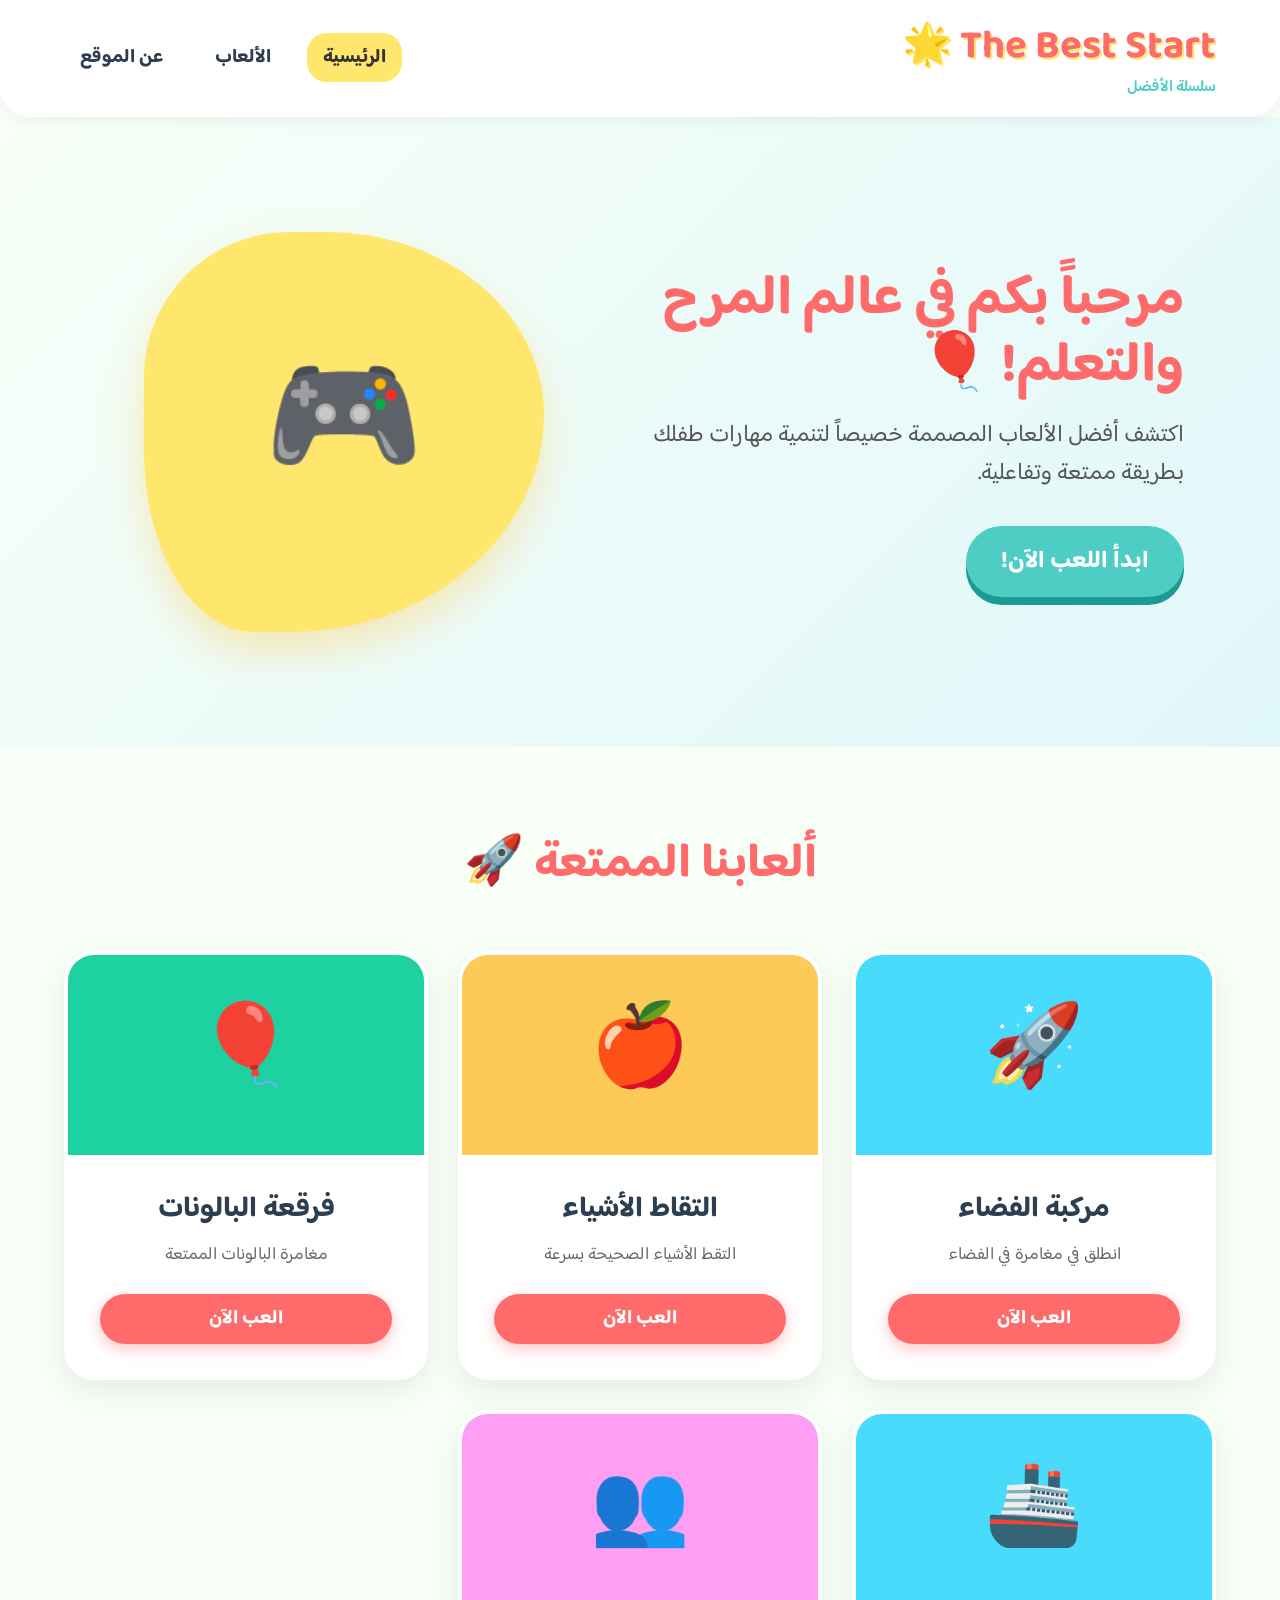
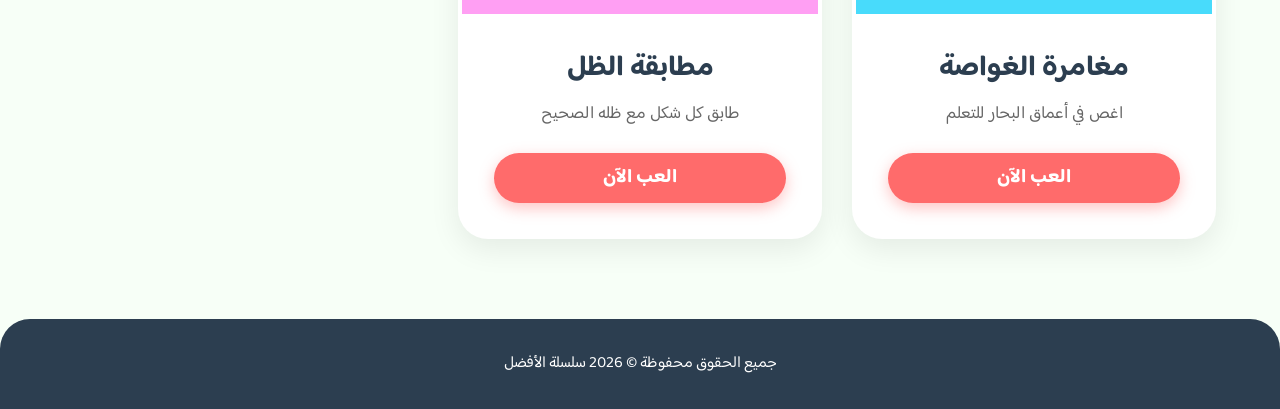
<file: index.html>
<!DOCTYPE html>
<html lang="ar" dir="rtl">
<head>
    <meta charset="UTF-8">
    <meta name="viewport" content="width=device-width, initial-scale=1.0">
    <title>The Best Start - سلسلة الأفضل</title>
    <meta name="description" content="موقع ألعاب أطفال تعليمية وترفيهية - سلسلة الأفضل.">
    
    <!-- تحميل الألعاب في الخلفية مسبقاً لتسريع فتحها -->
    <link rel="prefetch" href="games/game1_spaceship_standalone.html">
    <link rel="prefetch" href="games/game2_catch_standalone.html">
    <link rel="prefetch" href="games/game3_balloons_standalone.html">
    <link rel="prefetch" href="games/game4_submarine_standalone.html">
    <link rel="prefetch" href="games/game5_shadow_standalone.html">

    <link href="https://fonts.googleapis.com/css2?family=Quicksand:wght@400;600;700&display=swap" rel="stylesheet">
    <link href="https://fonts.googleapis.com/css2?family=Baloo+Bhaijaan+2:wght@400;600;800&display=swap" rel="stylesheet">
    <style>
        :root {
            --primary-color: #ff6b6b;
            --secondary-color: #4ecdc4;
            --accent-color: #ffe66d;
            --bg-color: #f7fff7;
            --text-color: #2c3e50;
            
            --pink: #ff9ff3;
            --blue: #48dbfb;
            --yellow: #feca57;
            --green: #1dd1a1;
            --gray: #c8d6e5;
        }

        * {
            margin: 0;
            padding: 0;
            box-sizing: border-box;
        }

        body {
            font-family: 'Baloo Bhaijaan 2', 'Quicksand', sans-serif;
            background-color: var(--bg-color);
            color: var(--text-color);
            line-height: 1.6;
            overflow-x: hidden;
        }

        /* Header & Nav */
        .main-header {
            display: flex;
            justify-content: space-between;
            align-items: center;
            padding: 1rem 5%;
            background: white;
            box-shadow: 0 4px 15px rgba(0, 0, 0, 0.05);
            border-bottom-left-radius: 30px;
            border-bottom-right-radius: 30px;
            position: sticky;
            top: 0;
            z-index: 100;
        }

        .logo h1 {
            font-size: 2.5rem;
            color: var(--primary-color);
            text-shadow: 2px 2px 0px var(--accent-color);
            margin-bottom: -5px;
        }

        .logo p {
            font-size: 1rem;
            color: var(--secondary-color);
            font-weight: 600;
        }

        nav ul {
            list-style: none;
            display: flex;
            gap: 20px;
        }

        nav a {
            text-decoration: none;
            color: var(--text-color);
            font-weight: 700;
            font-size: 1.2rem;
            padding: 8px 16px;
            border-radius: 20px;
            transition: all 0.3s ease;
        }

        nav a:hover, nav a.active {
            background-color: var(--accent-color);
            color: #333;
            transform: translateY(-2px);
        }

        /* Hero Section */
        .hero {
            display: flex;
            align-items: center;
            justify-content: space-between;
            padding: 4rem 5%;
            min-height: 70vh;
            background: linear-gradient(135deg, #f7fff7 0%, #e0f7fa 100%);
        }

        .hero-content {
            flex: 1;
            padding-right: 2rem;
        }

        .hero-content h2 {
            font-size: 3.5rem;
            color: var(--primary-color);
            margin-bottom: 1rem;
            line-height: 1.2;
        }

        .hero-content p {
            font-size: 1.5rem;
            margin-bottom: 2rem;
            color: #555;
        }

        .cta-button {
            background-color: var(--secondary-color);
            color: white;
            border: none;
            padding: 15px 35px;
            font-size: 1.5rem;
            font-family: inherit;
            font-weight: bold;
            border-radius: 50px;
            cursor: pointer;
            box-shadow: 0 8px 0 #1b9b92;
            transition: all 0.1s;
        }

        .cta-button:active {
            transform: translateY(8px);
            box-shadow: 0 0 0 #1b9b92;
        }

        .hero-image {
            flex: 1;
            display: flex;
            justify-content: center;
            align-items: center;
        }

        .blob-wrapper {
            width: 400px;
            height: 400px;
            background: var(--accent-color);
            border-radius: 40% 60% 70% 30% / 40% 50% 60% 50%;
            animation: morph 8s ease-in-out infinite;
            display: flex;
            justify-content: center;
            align-items: center;
            box-shadow: 0 20px 40px rgba(254, 202, 87, 0.4);
        }

        .blob {
            font-size: 8rem;
            animation: bounce 2s ease-in-out infinite alternate;
        }

        @keyframes morph {
            0%, 100% { border-radius: 40% 60% 70% 30% / 40% 50% 60% 50%; }
            34% { border-radius: 70% 30% 50% 50% / 30% 30% 70% 70%; }
            67% { border-radius: 100% 60% 60% 100% / 100% 100% 60% 60%; }
        }

        @keyframes bounce {
            from { transform: translateY(0); }
            to { transform: translateY(-20px); }
        }

        /* Games Section */
        .games-section {
            padding: 5rem 5%;
            text-align: center;
        }

        .games-section h3 {
            font-size: 3rem;
            color: var(--primary-color);
            margin-bottom: 3rem;
        }

        .games-grid {
            display: grid;
            grid-template-columns: repeat(auto-fit, minmax(280px, 1fr));
            gap: 30px;
        }

        .game-card {
            background: white;
            border-radius: 30px;
            overflow: hidden;
            box-shadow: 0 10px 30px rgba(0, 0, 0, 0.08);
            transition: transform 0.3s cubic-bezier(0.175, 0.885, 0.32, 1.275);
            border: 4px solid transparent;
            display: flex;
            flex-direction: column;
        }

        .game-card:hover {
            transform: translateY(-15px) scale(1.02);
            border-color: var(--accent-color);
        }

        .game-image {
            height: 200px;
            display: flex;
            justify-content: center;
            align-items: center;
            font-size: 5rem;
        }

        .bg-pink { background: var(--pink); }
        .bg-blue { background: var(--blue); }
        .bg-yellow { background: var(--yellow); }
        .bg-green { background: var(--green); }
        .bg-gray { background: var(--gray); color: white; }

        .game-info {
            padding: 2rem;
            flex: 1;
            display: flex;
            flex-direction: column;
            justify-content: space-between;
        }

        .game-info h4 {
            font-size: 1.8rem;
            color: var(--text-color);
            margin-bottom: 0.5rem;
        }

        .game-info p {
            font-size: 1.1rem;
            color: #666;
            margin-bottom: 1.5rem;
        }

        .play-btn {
            background: var(--primary-color);
            color: white;
            border: none;
            padding: 10px 30px;
            font-size: 1.2rem;
            font-family: inherit;
            font-weight: bold;
            border-radius: 25px;
            cursor: pointer;
            box-shadow: 0 5px 15px rgba(255, 107, 107, 0.4);
            transition: all 0.3s;
            text-decoration: none;
            display: inline-block;
            margin-top: auto;
        }

        .play-btn:hover {
            background: #ff5252;
            transform: scale(1.1);
        }

        .empty-card {
            opacity: 0.8;
            border: 4px dashed var(--gray);
            box-shadow: none;
        }
        .empty-card:hover {
            transform: none;
            border-color: var(--primary-color);
        }

        /* Footer */
        footer {
            text-align: center;
            padding: 2rem;
            background: var(--text-color);
            color: white;
            border-top-left-radius: 30px;
            border-top-right-radius: 30px;
        }

        /* Loader */
        #loader {
            display: none;
            position: fixed;
            top: 0; left: 0; width: 100%; height: 100%;
            background: rgba(255, 255, 255, 0.9);
            z-index: 9999;
            flex-direction: column;
            justify-content: center;
            align-items: center;
        }
        .spinner {
            border: 8px solid #f3f3f3;
            border-top: 8px solid var(--primary-color);
            border-radius: 50%;
            width: 60px;
            height: 60px;
            animation: spin 1s linear infinite;
        }
        @keyframes spin { 0% { transform: rotate(0deg); } 100% { transform: rotate(360deg); } }
        #loader p {
            margin-top: 1rem;
            font-size: 1.5rem;
            font-weight: bold;
            color: var(--primary-color);
        }

        @media (max-width: 768px) {
            .main-header {
                flex-direction: column;
                gap: 15px;
                text-align: center;
                padding: 1.5rem;
            }
            nav ul {
                flex-wrap: wrap;
                justify-content: center;
                gap: 10px;
            }
            .logo h1 { font-size: 2rem; }
            
            .hero {
                flex-direction: column;
                text-align: center;
                padding: 2rem 5%;
                min-height: auto;
            }
            .hero-content {
                padding-right: 0;
                margin-bottom: 2rem;
            }
            .hero-content h2 { font-size: 2.2rem; }
            .hero-content p { font-size: 1.2rem; }
            
            .cta-button { font-size: 1.2rem; padding: 10px 25px; }

            .blob-wrapper {
                width: 250px;
                height: 250px;
            }
            .blob { font-size: 5rem; }
            
            .games-section { padding: 2rem 5%; }
            .games-section h3 { font-size: 1.8rem; margin-bottom: 1.5rem; }
            .games-grid { 
                grid-template-columns: 1fr; 
                gap: 15px; 
            }
            .game-card {
                margin-bottom: 15px;
            }
            
            .game-image { height: 150px; font-size: 4rem; }
            .game-info { padding: 1.5rem; }
            .game-info h4 { font-size: 1.5rem; }
            .game-info p { font-size: 1rem; }
        }
    </style>
</head>
<body>
    <header class="main-header">
        <div class="logo">
            <h1>The Best Start 🌟</h1>
            <p>سلسلة الأفضل</p>
        </div>
        <nav>
            <ul>
                <li><a href="#" class="active">الرئيسية</a></li>
                <li><a href="#games">الألعاب</a></li>
                <li><a href="#">عن الموقع</a></li>
            </ul>
        </nav>
    </header>

    <div id="loader">
        <div class="spinner"></div>
        <p>جاري التحميل...</p>
    </div>

    <main>
        <section class="hero">
            <div class="hero-content">
                <h2>مرحباً بكم في عالم المرح والتعلم! 🎈</h2>
                <p>اكتشف أفضل الألعاب المصممة خصيصاً لتنمية مهارات طفلك بطريقة ممتعة وتفاعلية.</p>
                <button class="cta-button">ابدأ اللعب الآن!</button>
            </div>
            <div class="hero-image">
                <div class="blob-wrapper">
                    <div class="blob">🎮</div>
                </div>
            </div>
        </section>

        <section id="games" class="games-section">
            <h3>ألعابنا الممتعة 🚀</h3>
            <div class="games-grid">
                <div class="game-card" onclick="playGame('games/game1_spaceship_standalone.html')" style="cursor: pointer;">
                    <div class="game-image bg-blue">🚀</div>
                    <div class="game-info">
                        <h4>مركبة الفضاء</h4>
                        <p>انطلق في مغامرة في الفضاء</p>
                        <span class="play-btn">العب الآن</span>
                    </div>
                </div>
                
                <div class="game-card" onclick="playGame('games/game2_catch_standalone.html')" style="cursor: pointer;">
                    <div class="game-image bg-yellow">🍎</div>
                    <div class="game-info">
                        <h4>التقاط الأشياء</h4>
                        <p>التقط الأشياء الصحيحة بسرعة</p>
                        <span class="play-btn">العب الآن</span>
                    </div>
                </div>

                <div class="game-card" onclick="playGame('games/game3_balloons_standalone.html')" style="cursor: pointer;">
                    <div class="game-image bg-green">🎈</div>
                    <div class="game-info">
                        <h4>فرقعة البالونات</h4>
                        <p>مغامرة البالونات الممتعة</p>
                        <span class="play-btn">العب الآن</span>
                    </div>
                </div>

                <div class="game-card" onclick="playGame('games/game4_submarine_standalone.html')" style="cursor: pointer;">
                    <div class="game-image bg-blue">🚢</div>
                    <div class="game-info">
                        <h4>مغامرة الغواصة</h4>
                        <p>اغص في أعماق البحار للتعلم</p>
                        <span class="play-btn">العب الآن</span>
                    </div>
                </div>

                <div class="game-card" onclick="playGame('games/game5_shadow_standalone.html')" style="cursor: pointer;">
                    <div class="game-image bg-pink">👥</div>
                    <div class="game-info">
                        <h4>مطابقة الظل</h4>
                        <p>طابق كل شكل مع ظله الصحيح</p>
                        <span class="play-btn">العب الآن</span>
                    </div>
                </div>
            </div>
        </section>
    </main>

    <footer>
        <p>جميع الحقوق محفوظة &copy; 2026 سلسلة الأفضل</p>
    </footer>

    <script>
        window.addEventListener('pageshow', function (event) {
            // Hide the loader if the page is restored from the back-forward cache (bfcache)
            document.getElementById('loader').style.display = 'none';
        });

        function playGame(url) {
            document.getElementById('loader').style.display = 'flex';
            setTimeout(() => {
                window.location.href = url + "?v=" + new Date().getTime();
            }, 100);
        }

        document.addEventListener('DOMContentLoaded', () => {
            const ctaBtn = document.querySelector('.cta-button');
            if(ctaBtn) {
                ctaBtn.addEventListener('click', () => {
                    const gamesSection = document.querySelector('.games-section');
                    gamesSection.scrollIntoView({ behavior: 'smooth' });
                });
            }
        });
    </script>
</body>
</html>
</file>
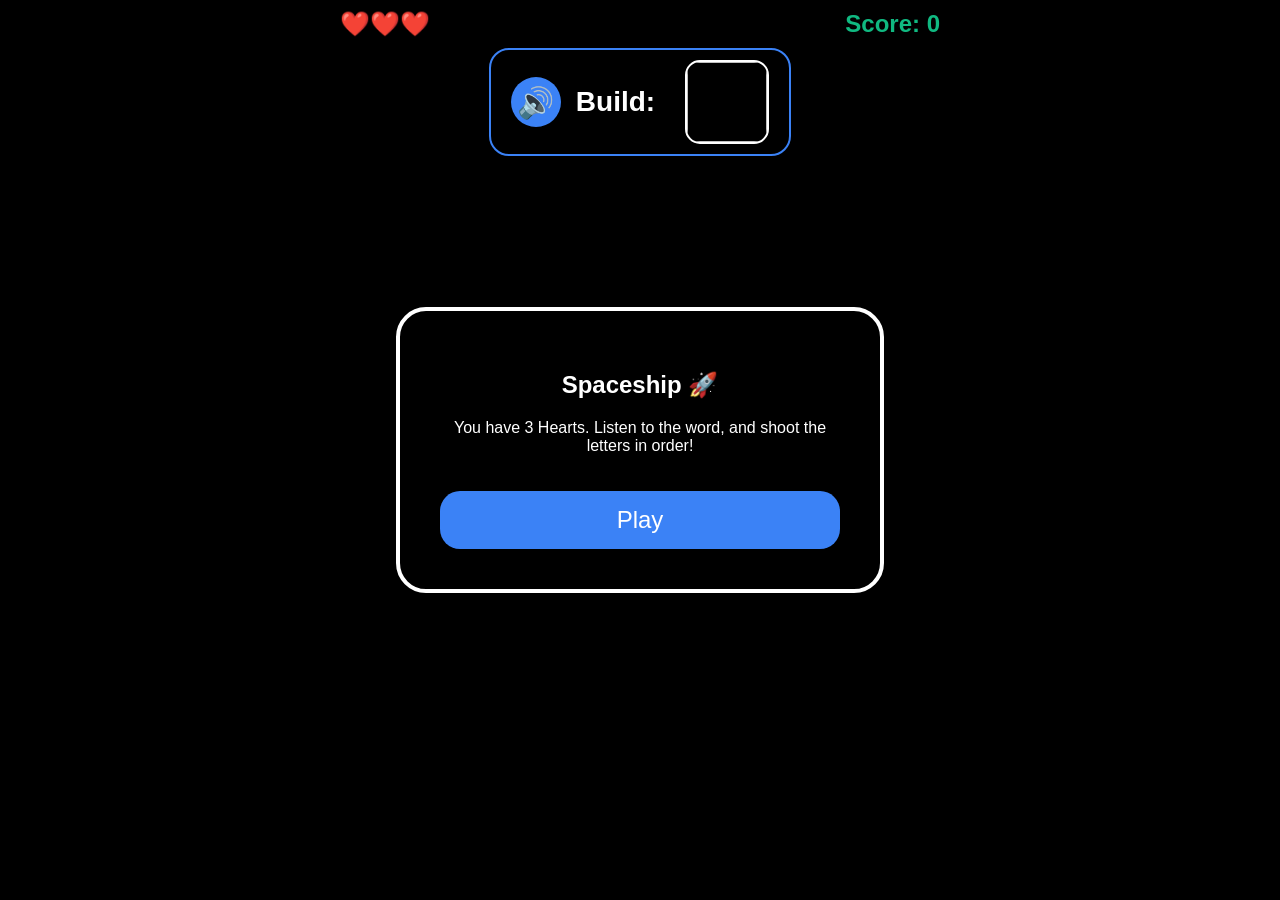
<file: games/game1_spaceship_standalone.html>
<!DOCTYPE html>
<html lang="en">
<head>
    <meta charset="UTF-8">
    <meta name="viewport" content="width=device-width, initial-scale=1.0, maximum-scale=1.0, user-scalable=no">
    <title>Game 1: Spaceship Phonics</title>
    <style>
        html, body { width: 100%; height: 100%; margin: 0; padding: 0; overflow: hidden; background-color: #000; font-family: 'Segoe UI', Tahoma, Geneva, Verdana, sans-serif; touch-action: none; }
        canvas { display: block; width: 100%; height: 100%; touch-action: none; }
        #ui { position: absolute; top: 10px; left: 0; width: 100%; text-align: center; color: white; pointer-events: none; display: flex; flex-direction: column; align-items: center; }
        .top-bar { display: flex; justify-content: space-between; width: 90%; max-width: 600px; margin-bottom: 10px; align-items: center; }
        .hearts { font-size: 24px; color: #ef4444; }
        #score { font-size: 24px; font-weight: bold; color: #10b981; }
        
        .word-container { background: rgba(0,0,0,0.6); padding: 10px 20px; border-radius: 20px; border: 2px solid #3b82f6; display: flex; align-items: center; gap: 15px; pointer-events: auto; }
        h1 { margin: 0; font-size: 28px; text-shadow: 2px 2px 5px black; }
        .speaker { font-size: 30px; cursor: pointer; background: #3b82f6; border-radius: 50%; width: 50px; height: 50px; display: flex; justify-content: center; align-items: center; transition: 0.2s; }
        .speaker:active { transform: scale(0.9); }

        .message-overlay {
            position: absolute; top: 50%; left: 50%; transform: translate(-50%, -50%) scale(0.5);
            background: rgba(0,0,0,0.9); border: 4px solid white; padding: 40px; border-radius: 30px;
            text-align: center; color: white; opacity: 0; pointer-events: none;
            transition: all 0.3s cubic-bezier(0.175, 0.885, 0.32, 1.275); z-index: 100; width: 80%; max-width: 400px;
        }
        .message-overlay.show { opacity: 1; transform: translate(-50%, -50%) scale(1); pointer-events: auto; }
        button { margin-top: 20px; padding: 15px 30px; font-size: 24px; border-radius: 20px; background: #3b82f6; color: white; border: none; cursor: pointer; width: 100%; }
    
        /* Mobile Portrait & Landscape Scaling */
        @media (max-width: 600px) {
            h1 { font-size: 1.5rem !important; }
            .word-container { padding: 5px 10px !important; gap: 8px !important; }
            .speaker { width: 40px !important; height: 40px !important; font-size: 20px !important; }
            .hearts, #score { font-size: 18px !important; }
            #clueImg { width: 50px !important; height: 50px !important; }
            .message-overlay { padding: 20px !important; width: 90% !important; }
            button { font-size: 18px !important; padding: 10px 20px !important; }
        }
        @media (max-height: 600px) and (orientation: landscape) {
            body { overflow-y: auto !important; }
            canvas { height: 100vh !important; }
            #ui { 
                flex-direction: row !important; 
                justify-content: space-evenly !important; 
                top: 2px !important; 
                padding: 0 10px !important;
            }
            .top-bar { width: auto !important; margin-bottom: 0 !important; gap: 15px !important; }
            .word-container { padding: 2px 10px !important; gap: 5px !important; }
            h1 { font-size: 1.2rem !important; }
            .speaker { width: 30px !important; height: 30px !important; font-size: 16px !important; }
            #clueImg { width: 30px !important; height: 30px !important; }
            .message-overlay { padding: 15px !important; transform: translate(-50%, -50%) scale(0.8) !important; }
            .message-overlay.show { transform: translate(-50%, -50%) scale(1) !important; }
            h2 { font-size: 1.5rem !important; margin: 5px 0 !important; }
            p { font-size: 0.9rem !important; margin: 5px 0 !important; }
            button { font-size: 16px !important; padding: 5px 15px !important; margin-top: 5px !important; }
        }

    </style>
</head>
<body>
    <div id="ui">
        <div class="top-bar">
            <div class="hearts" id="heartsDisplay">❤️❤️❤️</div>
            <div id="score">Score: 0</div>
        </div>
        <div class="word-container">
            <div class="speaker" onclick="speakWord()">🔊</div>
            <h1 id="taskTitle">Build: <span id="targetWord" style="color:#fcd34d"></span></h1>
            <img id="clueImg" style="width: 80px; height: 80px; border-radius: 15px; margin-left: 15px; border: 2px solid white;">
        </div>
    </div>
    
    <div id="startScreen" class="message-overlay show">
        <h2>Spaceship 🚀</h2>
        <p>You have 3 Hearts. Listen to the word, and shoot the letters in order!</p>
        <button onclick="startGame()">Play</button>
    </div>

    <canvas id="gameCanvas"></canvas>

    <script>
        const canvas = document.getElementById("gameCanvas");
        const ctx = canvas.getContext("2d");
        
        // Responsive Canvas
        function resize() {
            canvas.width = window.innerWidth;
            canvas.height = window.innerHeight;
            if (window.gameStarted) { player.w = Math.min(100, canvas.width * 0.15); player.h = player.w; player.y = canvas.height - player.h - 20; }
        }
        window.addEventListener('resize', resize);
        resize();

        let shipImg = new Image(); shipImg.src = "[data-uri]";

        let score = 0;
        let lives = 3;
        let isPlaying = false;
        
        const levels = [
            { word: "bone", image: "[data-uri]" },
            { word: "stove", image: "[data-uri]" },
            { word: "tape", image: "[data-uri]" },
            { word: "shape", image: "[data-uri]" }
        ];
        
        let currentLevel = 0;
        let currentLetterIdx = 0;
        
        let player = { x: canvas.width/2, y: canvas.height - 120, w: 100, h: 100 };
        let bullets = [];
        let targets = [];
        let particles = [];
        let stars = [];

        // Initialize Stars for background
        for(let i=0; i<100; i++) {
            stars.push({
                x: Math.random() * canvas.width,
                y: Math.random() * canvas.height,
                size: Math.random() * 2,
                speed: Math.random() * 2 + 0.5
            });
        }

        // Speech Synthesis
        function speakWord() {
            if(!window.speechSynthesis) return;
            const word = levels[currentLevel].word;
            const utterance = new SpeechSynthesisUtterance(word);
            utterance.lang = 'en-US';
            utterance.rate = 0.8; // slightly slower for kids
            window.speechSynthesis.speak(utterance);
        }

        // Audio
        let audioCtx = null;
        function playSound(type) {
            if(!audioCtx) return;
            const osc = audioCtx.createOscillator();
            const gain = audioCtx.createGain();
            osc.connect(gain); gain.connect(audioCtx.destination);
            
            if(type === 'shoot') {
                osc.type = 'square'; osc.frequency.setValueAtTime(800, audioCtx.currentTime); osc.frequency.exponentialRampToValueAtTime(100, audioCtx.currentTime + 0.1);
                gain.gain.setValueAtTime(0.1, audioCtx.currentTime); gain.gain.exponentialRampToValueAtTime(0.01, audioCtx.currentTime + 0.1);
                osc.start(); osc.stop(audioCtx.currentTime + 0.1);
            } else if(type === 'hit') {
                osc.type = 'sine'; osc.frequency.setValueAtTime(400, audioCtx.currentTime); osc.frequency.exponentialRampToValueAtTime(800, audioCtx.currentTime + 0.1);
                gain.gain.setValueAtTime(0.3, audioCtx.currentTime); gain.gain.exponentialRampToValueAtTime(0.01, audioCtx.currentTime + 0.2);
                osc.start(); osc.stop(audioCtx.currentTime + 0.2);
            } else if(type === 'wrong') {
                osc.type = 'sawtooth'; osc.frequency.setValueAtTime(150, audioCtx.currentTime); osc.frequency.exponentialRampToValueAtTime(80, audioCtx.currentTime + 0.3);
                gain.gain.setValueAtTime(0.5, audioCtx.currentTime); gain.gain.exponentialRampToValueAtTime(0.01, audioCtx.currentTime + 0.3);
                osc.start(); osc.stop(audioCtx.currentTime + 0.3);
            }
        }

        // Controls
        function updatePlayer(x) {
            player.x = x - player.w/2;
            if(player.x < 0) player.x = 0;
            if(player.x > canvas.width - player.w) player.x = canvas.width - player.w;
        }

        window.addEventListener("mousemove", (e) => updatePlayer(e.clientX));
        window.addEventListener("touchmove", (e) => { e.preventDefault(); updatePlayer(e.touches[0].clientX); }, {passive: false});

        function fire() {
            if(!isPlaying) return;
            playSound('shoot');
            bullets.push({x: player.x + player.w/2 - 3, y: player.y, w: 6, h: 15});
        }
        let lastTapTime = 0;
        window.addEventListener("pointerdown", (e) => { 
            if(!e.target.closest('#ui') && !e.target.closest('#startScreen')) {
                let currentTime = new Date().getTime();
                if (currentTime - lastTapTime < 400) {
                    fire(); 
                }
                lastTapTime = currentTime;
            }
        });

        function spawnTargets() {
            targets = [];
            let word = levels[currentLevel].word;
            let letters = word.split('');
            letters.push("a","x"); // dummy letters
            letters.sort(() => Math.random() - 0.5);
            let spacing = canvas.width / letters.length;
            letters.forEach((l, i) => {
                targets.push({ 
                    text: l, 
                    x: (i * spacing) + (spacing/2), 
                    y: -50 - (Math.random()*100), 
                    r: 25, 
                    speed: Math.random() * 1 + 0.5 
                });
            });
        }

        function createExplosion(x, y, color) {
            for(let i=0; i<25; i++) {
                particles.push({x:x, y:y, vx:(Math.random()-0.5)*10, vy:(Math.random()-0.5)*10, life:30, color:color});
            }
        }

        function updateUI() {
            let target = levels[currentLevel].word;
            let display = "";
            for(let i=0; i<target.length; i++) {
                if(i < currentLetterIdx) display += target[i] + " ";
                else display += "_ ";
            }
            document.getElementById("targetWord").innerText = display;
            document.getElementById("clueImg").src = levels[currentLevel].image;
            document.getElementById("score").innerText = "Score: " + score;
            
            let h = "";
            for(let i=0; i<lives; i++) h += "❤️";
            for(let i=lives; i<3; i++) h += "🖤";
            document.getElementById("heartsDisplay").innerText = h;
        }

        function loseLife() {
            lives--;
            playSound('wrong');
            updateUI();
            if(lives <= 0) {
                isPlaying = false;
                document.getElementById("startScreen").classList.add("show");
                document.getElementById("startScreen").innerHTML = "<h2>Game Over</h2><p>Try again!</p><button onclick='location.reload()'>Restart</button>";
            }
        }

        window.startGame = function() { window.gameStarted = true; resize();
            document.getElementById("startScreen").classList.remove("show");
            if(!audioCtx) audioCtx = new (window.AudioContext || window.webkitAudioContext)();
            if(audioCtx.state === 'suspended') audioCtx.resume();
            
            score = 0; lives = 3; currentLevel = 0; currentLetterIdx = 0;
            isPlaying = true;
            spawnTargets();
            updateUI();
            speakWord(); // Speak automatically on start
            requestAnimationFrame(loop);
        }

        function nextLevel() {
            currentLevel++;
            currentLetterIdx = 0;
            if(currentLevel >= levels.length) {
                isPlaying = false;
                document.getElementById("startScreen").classList.add("show");
                document.getElementById("startScreen").innerHTML = "<h2>You Won! 🎉</h2><p>Amazing Phonics Skills!</p><button onclick='location.reload()'>Play Again</button>";
            } else {
                spawnTargets();
                updateUI();
                setTimeout(speakWord, 500); // speak next word
            }
        }

        function loop() {
            if(!isPlaying) return;
            
            // Draw Dark Starry Background
            ctx.fillStyle = "#020617"; // Very dark blue/black
            ctx.fillRect(0, 0, canvas.width, canvas.height);
            
            ctx.fillStyle = "white";
            stars.forEach(s => {
                s.y += s.speed;
                if(s.y > canvas.height) { s.y = 0; s.x = Math.random() * canvas.width; }
                ctx.beginPath(); ctx.arc(s.x, s.y, s.size, 0, Math.PI*2); ctx.fill();
            });

            // Draw player (spaceship with screen blend mode)
            player.y = canvas.height - player.h - 20; // Keep at bottom
            if(shipImg.complete) {
                ctx.globalCompositeOperation = 'screen';
                ctx.drawImage(shipImg, player.x, player.y, player.w, player.h);
                ctx.globalCompositeOperation = 'source-over';
            } else {
                ctx.fillStyle = "white"; ctx.fillRect(player.x, player.y, player.w, player.h);
            }

            // Draw and update bullets
            ctx.fillStyle = "#06b6d4";
            for(let i=bullets.length-1; i>=0; i--) {
                let b = bullets[i];
                b.y -= 10;
                ctx.fillRect(b.x, b.y, b.w, b.h);
                
                // Collision
                for(let j=targets.length-1; j>=0; j--) {
                    let t = targets[j];
                    let dist = Math.hypot(b.x + b.w/2 - t.x, b.y - t.y);
                    if(dist < t.r + 10) {
                        if(t.text === levels[currentLevel].word[currentLetterIdx]) {
                            // Hit Correct
                            playSound('hit');
                            createExplosion(t.x, t.y, "#10b981");
                            score += 10;
                            currentLetterIdx++;
                            targets.splice(j, 1);
                            bullets.splice(i, 1);
                            updateUI();
                            if(currentLetterIdx === levels[currentLevel].word.length) {
                                setTimeout(nextLevel, 1000);
                            }
                            break;
                        } else {
                            // Hit wrong
                            createExplosion(t.x, t.y, "#ef4444");
                            targets.splice(j, 1);
                            bullets.splice(i, 1);
                            loseLife();
                            break;
                        }
                    }
                }
                if(b && b.y < 0) bullets.splice(i, 1);
            }

            // Draw targets
            for(let i=targets.length-1; i>=0; i--) {
                let t = targets[i];
                t.y += t.speed;
                
                // Draw asteroid circle
                ctx.fillStyle = "#334155";
                ctx.beginPath(); ctx.arc(t.x, t.y, t.r, 0, Math.PI*2); ctx.fill();
                
                // Draw letter
                ctx.fillStyle = "white";
                ctx.font = "bold 24px Arial";
                ctx.textAlign = "center"; ctx.textBaseline = "middle";
                ctx.fillText(t.text, t.x, t.y);
                
                // If target passes bottom, loop it back
                if(t.y > canvas.height + 50) t.y = -50;
            }

            // Particles
            for(let i=particles.length-1; i>=0; i--) {
                let p = particles[i];
                p.x += p.vx; p.y += p.vy; p.life--;
                ctx.fillStyle = p.color;
                ctx.globalAlpha = p.life / 30;
                ctx.beginPath(); ctx.arc(p.x, p.y, 4, 0, Math.PI*2); ctx.fill();
                ctx.globalAlpha = 1.0;
                if(p.life <= 0) particles.splice(i, 1);
            }

            requestAnimationFrame(loop);
        }
    </script>
</body>
</html>
</file>
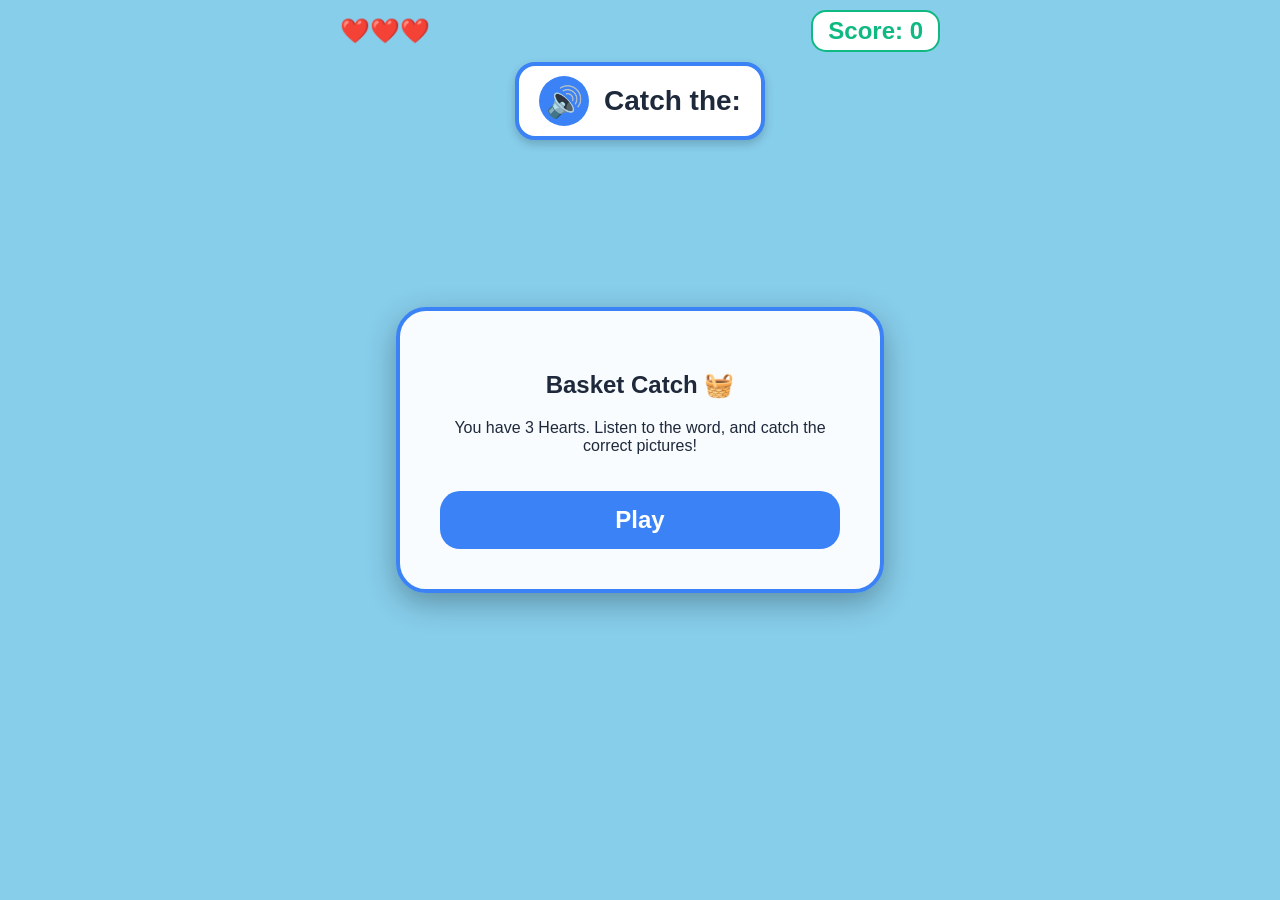
<file: games/game2_catch_standalone.html>
<!DOCTYPE html>
<html lang="en">
<head>
    <meta charset="UTF-8">
    <meta name="viewport" content="width=device-width, initial-scale=1.0, maximum-scale=1.0, user-scalable=no">
    <title>Game 2: Catch in Basket</title>
    <style>
        html, body { width: 100%; height: 100%; margin: 0; padding: 0; overflow: hidden; background-color: #87CEEB; font-family: 'Segoe UI', Tahoma, Geneva, Verdana, sans-serif; touch-action: none; }
        canvas { display: block; width: 100%; height: 100%; touch-action: none; }
        #ui { position: absolute; top: 10px; left: 0; width: 100%; text-align: center; color: white; pointer-events: none; display: flex; flex-direction: column; align-items: center; }
        .top-bar { display: flex; justify-content: space-between; width: 90%; max-width: 600px; margin-bottom: 10px; align-items: center; }
        .hearts { font-size: 24px; color: #ef4444; }
        #score { font-size: 24px; font-weight: bold; color: #10b981; background: white; padding: 5px 15px; border-radius: 15px; border: 2px solid #10b981;}
        
        .word-container { background: white; padding: 10px 20px; border-radius: 20px; border: 4px solid #3b82f6; display: flex; align-items: center; gap: 15px; pointer-events: auto; color: #1e293b; box-shadow: 0 4px 10px rgba(0,0,0,0.2);}
        h1 { margin: 0; font-size: 28px; }
        .speaker { font-size: 30px; cursor: pointer; background: #3b82f6; border-radius: 50%; width: 50px; height: 50px; display: flex; justify-content: center; align-items: center; transition: 0.2s; color: white; }
        .speaker:active { transform: scale(0.9); }

        .message-overlay {
            position: absolute; top: 50%; left: 50%; transform: translate(-50%, -50%) scale(0.5);
            background: rgba(255,255,255,0.95); border: 4px solid #3b82f6; padding: 40px; border-radius: 30px;
            text-align: center; color: #1e293b; opacity: 0; pointer-events: none;
            transition: all 0.3s cubic-bezier(0.175, 0.885, 0.32, 1.275); z-index: 100; width: 80%; max-width: 400px;
            box-shadow: 0 10px 30px rgba(0,0,0,0.3);
        }
        .message-overlay.show { opacity: 1; transform: translate(-50%, -50%) scale(1); pointer-events: auto; }
        button { margin-top: 20px; padding: 15px 30px; font-size: 24px; border-radius: 20px; background: #3b82f6; color: white; border: none; cursor: pointer; width: 100%; font-weight: bold; }
    
        /* Mobile Portrait & Landscape Scaling */
        @media (max-width: 600px) {
            h1 { font-size: 1.5rem !important; }
            .word-container { padding: 5px 10px !important; gap: 8px !important; }
            .speaker { width: 40px !important; height: 40px !important; font-size: 20px !important; }
            .hearts, #score { font-size: 18px !important; }
            #clueImg { width: 50px !important; height: 50px !important; }
            .message-overlay { padding: 20px !important; width: 90% !important; }
            button { font-size: 18px !important; padding: 10px 20px !important; }
        }
        @media (max-height: 600px) and (orientation: landscape) {
            body { overflow-y: auto !important; }
            canvas { height: 100vh !important; }
            #ui { 
                flex-direction: row !important; 
                justify-content: space-evenly !important; 
                top: 2px !important; 
                padding: 0 10px !important;
            }
            .top-bar { width: auto !important; margin-bottom: 0 !important; gap: 15px !important; }
            .word-container { padding: 2px 10px !important; gap: 5px !important; }
            h1 { font-size: 1.2rem !important; }
            .speaker { width: 30px !important; height: 30px !important; font-size: 16px !important; }
            #clueImg { width: 30px !important; height: 30px !important; }
            .message-overlay { padding: 15px !important; transform: translate(-50%, -50%) scale(0.8) !important; }
            .message-overlay.show { transform: translate(-50%, -50%) scale(1) !important; }
            h2 { font-size: 1.5rem !important; margin: 5px 0 !important; }
            p { font-size: 0.9rem !important; margin: 5px 0 !important; }
            button { font-size: 16px !important; padding: 5px 15px !important; margin-top: 5px !important; }
        }

    </style>
</head>
<body>
    <div id="ui">
        <div class="top-bar">
            <div class="hearts" id="heartsDisplay">❤️❤️❤️</div>
            <div id="score">Score: 0</div>
        </div>
        <div class="word-container">
            <div class="speaker" onclick="speakWord()">🔊</div>
            <h1 id="taskTitle">Catch the: <span id="targetWord" style="color:#ec4899"></span></h1>
        </div>
    </div>
    
    <div id="startScreen" class="message-overlay show">
        <h2>Basket Catch 🧺</h2>
        <p>You have 3 Hearts. Listen to the word, and catch the correct pictures!</p>
        <button onclick="startGame()">Play</button>
    </div>

    <canvas id="gameCanvas"></canvas>

    <script>
        const b64Assets = {"ape": "[data-uri]", "bone": "[data-uri]", "cane": "[data-uri]", "cape": "[data-uri]", "crane": "[data-uri]", "logo": "[data-uri]", "mane": "[data-uri]", "parrot": "[data-uri]", "plane": "[data-uri]", "rope": "[data-uri]", "shape": "[data-uri]", "smoke": "[data-uri]", "stove": "[data-uri]", "tape": "[data-uri]"};
        const canvas = document.getElementById("gameCanvas");
        const ctx = canvas.getContext("2d");
        
        function resize() { canvas.width = window.innerWidth; canvas.height = window.innerHeight;
            if (window.gameStarted) { player.w = Math.min(120, canvas.width * 0.2); player.h = player.w; player.y = canvas.height - player.h - 10; } }
        window.addEventListener('resize', resize); resize();

        let bgImg = new Image(); bgImg.src = "[data-uri]";
        let basketImg = new Image(); basketImg.src = "[data-uri]";

        let score = 0;
        let lives = 3;
        let isPlaying = false;
        
        // Load target assets
        const words = ["bone", "stove", "tape", "shape", "crane", "rope", "plane"];
        const loadedImages = {};
        words.forEach(w => {
            loadedImages[w] = new Image();
            loadedImages[w].src = b64Assets[w];
        });

        let targetWord = "";
        let player = { x: canvas.width/2, y: canvas.height - 150, w: 120, h: 120, targetX: canvas.width/2 };
        let items = [];
        let particles = [];
        let spawnTimer = 0;

        function speakWord() {
            if(!window.speechSynthesis) return;
            const utterance = new SpeechSynthesisUtterance(targetWord);
            utterance.lang = 'en-US'; utterance.rate = 0.8;
            window.speechSynthesis.speak(utterance);
        }

        let audioCtx = null;
        function playSound(type) {
            if(!audioCtx) return;
            const osc = audioCtx.createOscillator(); const gain = audioCtx.createGain();
            osc.connect(gain); gain.connect(audioCtx.destination);
            if(type === 'catch') {
                osc.type = 'sine'; osc.frequency.setValueAtTime(500, audioCtx.currentTime); osc.frequency.exponentialRampToValueAtTime(1000, audioCtx.currentTime + 0.1);
                gain.gain.setValueAtTime(0.3, audioCtx.currentTime); gain.gain.exponentialRampToValueAtTime(0.01, audioCtx.currentTime + 0.2);
                osc.start(); osc.stop(audioCtx.currentTime + 0.2);
            } else if(type === 'wrong') {
                osc.type = 'sawtooth'; osc.frequency.setValueAtTime(150, audioCtx.currentTime); osc.frequency.exponentialRampToValueAtTime(80, audioCtx.currentTime + 0.3);
                gain.gain.setValueAtTime(0.5, audioCtx.currentTime); gain.gain.exponentialRampToValueAtTime(0.01, audioCtx.currentTime + 0.3);
                osc.start(); osc.stop(audioCtx.currentTime + 0.3);
            }
        }

        function updatePlayer(x) {
            let newX = x - player.w/2;
            if(newX < 0) newX = 0;
            if(newX > canvas.width - player.w) newX = canvas.width - player.w;
            player.targetX = newX;
        }

        window.addEventListener("mousemove", (e) => updatePlayer(e.clientX));
        window.addEventListener("touchmove", (e) => { e.preventDefault(); updatePlayer(e.touches[0].clientX); }, {passive: false});

        function spawnItem() {
            // 40% chance for correct item, 60% for random wrong
            let isCorrect = Math.random() < 0.4;
            let wordSpawn = targetWord;
            if(!isCorrect) {
                let wrongs = words.filter(w => w !== targetWord);
                wordSpawn = wrongs[Math.floor(Math.random() * wrongs.length)];
            }
            items.push({
                word: wordSpawn,
                x: Math.random() * (canvas.width - 80) + 40,
                y: -100,
                r: 40, // visual radius
                speed: Math.random() * 1.5 + 2 // Medium speed, no crazy acceleration
            });
        }

        function createExplosion(x, y, color) {
            for(let i=0; i<25; i++) {
                particles.push({x:x, y:y, vx:(Math.random()-0.5)*10, vy:(Math.random()-0.5)*10, life:30, color:color});
            }
        }

        function pickNewTarget() {
            let newTarget = words[Math.floor(Math.random() * words.length)];
            // prevent repeating the exact same word
            if(newTarget === targetWord && words.length > 1) { pickNewTarget(); return; }
            targetWord = newTarget;
            document.getElementById("targetWord").innerText = targetWord;
            speakWord();
        }

        function updateUI() {
            document.getElementById("score").innerText = "Score: " + score;
            let h = "";
            for(let i=0; i<lives; i++) h += "❤️";
            for(let i=lives; i<3; i++) h += "🖤";
            document.getElementById("heartsDisplay").innerText = h;
        }

        function loseLife() {
            lives--; playSound('wrong'); updateUI();
            if(lives <= 0) {
                isPlaying = false;
                document.getElementById("startScreen").classList.add("show");
                document.getElementById("startScreen").innerHTML = "<h2>Game Over</h2><p>Your Score: "+score+"</p><button onclick='location.reload()'>Restart</button>";
            }
        }

        window.startGame = function() { window.gameStarted = true; resize();
            document.getElementById("startScreen").classList.remove("show");
            if(!audioCtx) audioCtx = new (window.AudioContext || window.webkitAudioContext)();
            if(audioCtx.state === 'suspended') audioCtx.resume();
            
            score = 0; lives = 3; items = [];
            isPlaying = true;
            pickNewTarget();
            updateUI();
            requestAnimationFrame(loop);
        }

        function loop() {
            if(!isPlaying) return;
            
            // Lerp Player Movement (Smoothness)
            player.x += (player.targetX - player.x) * 0.15; // 0.15 is the smoothing factor

            // Background
            if(bgImg.complete) ctx.drawImage(bgImg, 0, 0, canvas.width, canvas.height);
            else { ctx.fillStyle = "#87CEEB"; ctx.fillRect(0, 0, canvas.width, canvas.height); }

            // Player Basket
            player.y = canvas.height - player.h - 20;
            if(basketImg.complete) {
                ctx.globalCompositeOperation = 'multiply';
                ctx.drawImage(basketImg, player.x, player.y, player.w, player.h);
                ctx.globalCompositeOperation = 'source-over';
            } else {
                ctx.fillStyle = "#8B4513"; ctx.fillRect(player.x, player.y, player.w, player.h);
            }

            // Spawn items
            spawnTimer++;
            if(spawnTimer > 80) { // Medium spawn rate
                spawnItem();
                spawnTimer = 0;
            }

            // Draw and update items
            for(let i=items.length-1; i>=0; i--) {
                let it = items[i];
                it.y += it.speed;
                
                // Draw item image
                let img = loadedImages[it.word];
                if(img && img.complete) {
                    ctx.save();
                    ctx.beginPath(); ctx.arc(it.x, it.y, it.r, 0, Math.PI*2); ctx.clip();
                    ctx.drawImage(img, it.x - it.r, it.y - it.r, it.r*2, it.r*2);
                    ctx.restore();
                    // Optional border
                    ctx.strokeStyle = "white"; ctx.lineWidth = 3;
                    ctx.beginPath(); ctx.arc(it.x, it.y, it.r, 0, Math.PI*2); ctx.stroke();
                } else {
                    ctx.fillStyle = "white";
                    ctx.beginPath(); ctx.arc(it.x, it.y, it.r, 0, Math.PI*2); ctx.fill();
                }
                
                // Collision with basket
                if(it.y + it.r > player.y && it.y < player.y + player.h) {
                    if(it.x > player.x && it.x < player.x + player.w) {
                        if(it.word === targetWord) {
                            playSound('catch'); createExplosion(it.x, it.y, "#10b981");
                            score += 10; updateUI();
                            pickNewTarget(); // Change target IMMEDIATELY upon catch
                        } else {
                            createExplosion(it.x, it.y, "#ef4444");
                            loseLife();
                        }
                        items.splice(i, 1);
                        continue;
                    }
                }

                // Missed target
                if(it.y > canvas.height + 100) {
                    if(it.word === targetWord) loseLife(); // Punish for missing correct item
                    items.splice(i, 1);
                }
            }

            // Particles
            for(let i=particles.length-1; i>=0; i--) {
                let p = particles[i];
                p.x += p.vx; p.y += p.vy; p.life--;
                ctx.fillStyle = p.color;
                ctx.globalAlpha = p.life / 30;
                ctx.beginPath(); ctx.arc(p.x, p.y, 6, 0, Math.PI*2); ctx.fill();
                ctx.globalAlpha = 1.0;
                if(p.life <= 0) particles.splice(i, 1);
            }

            requestAnimationFrame(loop);
        }
    </script>
</body>
</html>
</file>
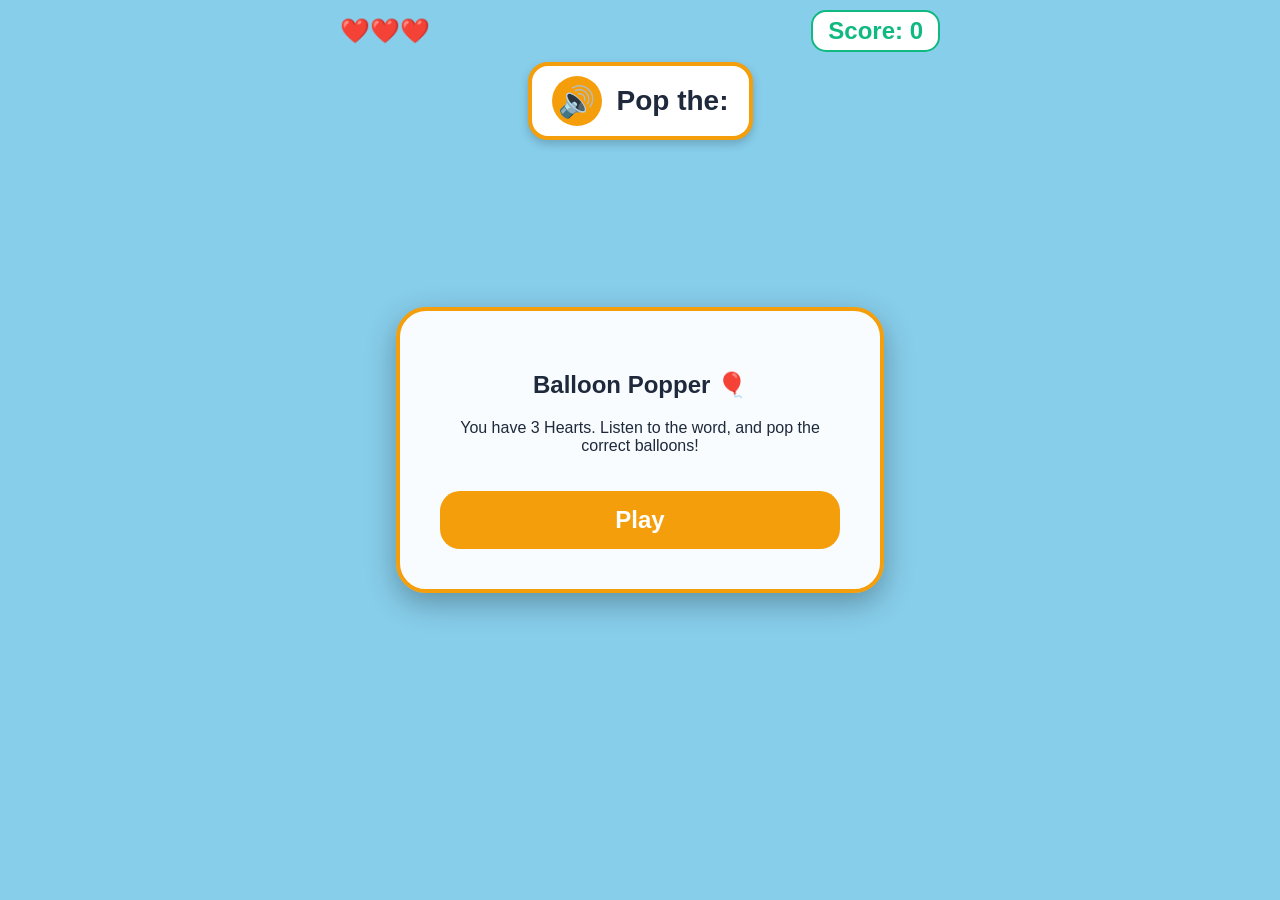
<file: games/game3_balloons_standalone.html>
<!DOCTYPE html>
<html lang="en">
<head>
    <meta charset="UTF-8">
    <meta name="viewport" content="width=device-width, initial-scale=1.0, maximum-scale=1.0, user-scalable=no">
    <title>Game 3: Balloon Popper</title>
    <style>
        html, body { width: 100%; height: 100%; margin: 0; padding: 0; overflow: hidden; background-color: #87CEEB; font-family: 'Segoe UI', Tahoma, Geneva, Verdana, sans-serif; touch-action: none; }
        canvas { display: block; width: 100%; height: 100%; touch-action: none; }
        #ui { position: absolute; top: 10px; left: 0; width: 100%; text-align: center; color: white; pointer-events: none; display: flex; flex-direction: column; align-items: center; }
        .top-bar { display: flex; justify-content: space-between; width: 90%; max-width: 600px; margin-bottom: 10px; align-items: center; }
        .hearts { font-size: 24px; color: #ef4444; }
        #score { font-size: 24px; font-weight: bold; color: #10b981; background: white; padding: 5px 15px; border-radius: 15px; border: 2px solid #10b981;}
        
        .word-container { background: white; padding: 10px 20px; border-radius: 20px; border: 4px solid #f59e0b; display: flex; align-items: center; gap: 15px; pointer-events: auto; color: #1e293b; box-shadow: 0 4px 10px rgba(0,0,0,0.2);}
        h1 { margin: 0; font-size: 28px; }
        .speaker { font-size: 30px; cursor: pointer; background: #f59e0b; border-radius: 50%; width: 50px; height: 50px; display: flex; justify-content: center; align-items: center; transition: 0.2s; color: white; }
        .speaker:active { transform: scale(0.9); }

        .message-overlay {
            position: absolute; top: 50%; left: 50%; transform: translate(-50%, -50%) scale(0.5);
            background: rgba(255,255,255,0.95); border: 4px solid #f59e0b; padding: 40px; border-radius: 30px;
            text-align: center; color: #1e293b; opacity: 0; pointer-events: none;
            transition: all 0.3s cubic-bezier(0.175, 0.885, 0.32, 1.275); z-index: 100; width: 80%; max-width: 400px;
            box-shadow: 0 10px 30px rgba(0,0,0,0.3);
        }
        .message-overlay.show { opacity: 1; transform: translate(-50%, -50%) scale(1); pointer-events: auto; }
        button { margin-top: 20px; padding: 15px 30px; font-size: 24px; border-radius: 20px; background: #f59e0b; color: white; border: none; cursor: pointer; width: 100%; font-weight: bold; }
    
        /* Mobile Portrait & Landscape Scaling */
        @media (max-width: 600px) {
            h1 { font-size: 1.5rem !important; }
            .word-container { padding: 5px 10px !important; gap: 8px !important; }
            .speaker { width: 40px !important; height: 40px !important; font-size: 20px !important; }
            .hearts, #score { font-size: 18px !important; }
            #clueImg { width: 50px !important; height: 50px !important; }
            .message-overlay { padding: 20px !important; width: 90% !important; }
            button { font-size: 18px !important; padding: 10px 20px !important; }
        }
        @media (max-height: 600px) and (orientation: landscape) {
            body { overflow-y: auto !important; }
            canvas { height: 100vh !important; }
            #ui { 
                flex-direction: row !important; 
                justify-content: space-evenly !important; 
                top: 2px !important; 
                padding: 0 10px !important;
            }
            .top-bar { width: auto !important; margin-bottom: 0 !important; gap: 15px !important; }
            .word-container { padding: 2px 10px !important; gap: 5px !important; }
            h1 { font-size: 1.2rem !important; }
            .speaker { width: 30px !important; height: 30px !important; font-size: 16px !important; }
            #clueImg { width: 30px !important; height: 30px !important; }
            .message-overlay { padding: 15px !important; transform: translate(-50%, -50%) scale(0.8) !important; }
            .message-overlay.show { transform: translate(-50%, -50%) scale(1) !important; }
            h2 { font-size: 1.5rem !important; margin: 5px 0 !important; }
            p { font-size: 0.9rem !important; margin: 5px 0 !important; }
            button { font-size: 16px !important; padding: 5px 15px !important; margin-top: 5px !important; }
        }

    </style>
</head>
<body>
    <div id="ui">
        <div class="top-bar">
            <div class="hearts" id="heartsDisplay">❤️❤️❤️</div>
            <div id="score">Score: 0</div>
        </div>
        <div class="word-container">
            <div class="speaker" onclick="speakWord()">🔊</div>
            <h1 id="taskTitle">Pop the: <span id="targetWord" style="color:#f59e0b"></span></h1>
        </div>
    </div>
    
    <div id="startScreen" class="message-overlay show">
        <h2>Balloon Popper 🎈</h2>
        <p>You have 3 Hearts. Listen to the word, and pop the correct balloons!</p>
        <button onclick="startGame()">Play</button>
    </div>

    <canvas id="gameCanvas"></canvas>

    <script>
        const b64Assets = {"ape": "[data-uri]", "bone": "[data-uri]", "cane": "[data-uri]", "cape": "[data-uri]", "crane": "[data-uri]", "logo": "[data-uri]", "mane": "[data-uri]", "parrot": "[data-uri]", "plane": "[data-uri]", "rope": "[data-uri]", "shape": "[data-uri]", "smoke": "[data-uri]", "stove": "[data-uri]", "tape": "[data-uri]"};
        const canvas = document.getElementById("gameCanvas");
        const ctx = canvas.getContext("2d");
        
        function resize() { canvas.width = window.innerWidth; canvas.height = window.innerHeight; }
        window.addEventListener('resize', resize); resize();

        let bgImg = new Image(); bgImg.src = "[data-uri]";

        let score = 0;
        let lives = 3;
        let isPlaying = false;
        
        // Load target assets
        const words = ["bone", "stove", "tape", "shape", "crane", "rope", "plane", "cape", "mane"];
        const loadedImages = {};
        words.forEach(w => {
            loadedImages[w] = new Image();
            loadedImages[w].src = b64Assets[w];
        });

        let targetWord = "";
        let balloons = [];
        let particles = [];
        let spawnTimer = 0;
        
        const colors = ["#ef4444", "#3b82f6", "#10b981", "#f59e0b", "#8b5cf6", "#ec4899"];

        function speakWord() {
            if(!window.speechSynthesis) return;
            const utterance = new SpeechSynthesisUtterance(targetWord);
            utterance.lang = 'en-US'; utterance.rate = 0.8;
            window.speechSynthesis.speak(utterance);
        }

        let audioCtx = null;
        function playSound(type) {
            if(!audioCtx) return;
            const osc = audioCtx.createOscillator(); const gain = audioCtx.createGain();
            osc.connect(gain); gain.connect(audioCtx.destination);
            if(type === 'pop') {
                osc.type = 'sine'; osc.frequency.setValueAtTime(800, audioCtx.currentTime); osc.frequency.exponentialRampToValueAtTime(100, audioCtx.currentTime + 0.1);
                gain.gain.setValueAtTime(0.5, audioCtx.currentTime); gain.gain.exponentialRampToValueAtTime(0.01, audioCtx.currentTime + 0.1);
                osc.start(); osc.stop(audioCtx.currentTime + 0.1);
            } else if(type === 'wrong') {
                osc.type = 'sawtooth'; osc.frequency.setValueAtTime(150, audioCtx.currentTime); osc.frequency.exponentialRampToValueAtTime(80, audioCtx.currentTime + 0.3);
                gain.gain.setValueAtTime(0.5, audioCtx.currentTime); gain.gain.exponentialRampToValueAtTime(0.01, audioCtx.currentTime + 0.3);
                osc.start(); osc.stop(audioCtx.currentTime + 0.3);
            }
        }

        function spawnBalloon() {
            let isCorrect = Math.random() < 0.35;
            let wordSpawn = targetWord;
            if(!isCorrect) {
                let wrongs = words.filter(w => w !== targetWord);
                wordSpawn = wrongs[Math.floor(Math.random() * wrongs.length)];
            }
            balloons.push({
                word: wordSpawn,
                x: Math.random() * (canvas.width - 120) + 60,
                y: canvas.height + 100,
                r: 50,
                color: colors[Math.floor(Math.random() * colors.length)],
                speed: Math.random() * 1.5 + 1.5,
                wobble: Math.random() * Math.PI * 2,
                wobbleSpeed: Math.random() * 0.05 + 0.02
            });
        }

        function createExplosion(x, y, color) {
            for(let i=0; i<30; i++) {
                particles.push({x:x, y:y, vx:(Math.random()-0.5)*12, vy:(Math.random()-0.5)*12, life:30, color:color});
            }
        }

        function pickNewTarget() {
            let newTarget = words[Math.floor(Math.random() * words.length)];
            if(newTarget === targetWord && words.length > 1) { pickNewTarget(); return; }
            targetWord = newTarget;
            document.getElementById("targetWord").innerText = targetWord;
            speakWord();
        }

        function updateUI() {
            document.getElementById("score").innerText = "Score: " + score;
            let h = "";
            for(let i=0; i<lives; i++) h += "❤️";
            for(let i=lives; i<3; i++) h += "🖤";
            document.getElementById("heartsDisplay").innerText = h;
        }

        function loseLife() {
            lives--; playSound('wrong'); updateUI();
            if(lives <= 0) {
                isPlaying = false;
                document.getElementById("startScreen").classList.add("show");
                document.getElementById("startScreen").innerHTML = "<h2>Game Over</h2><p>Your Score: "+score+"</p><button onclick='location.reload()'>Restart</button>";
            }
        }
        
        // Handle Taps / Clicks
        function handleInteraction(clientX, clientY) {
            if(!isPlaying) return;
            let rect = canvas.getBoundingClientRect();
            let clickX = clientX - rect.left;
            let clickY = clientY - rect.top;
            
            for(let i=balloons.length-1; i>=0; i--) {
                let b = balloons[i];
                let dist = Math.hypot(clickX - b.x, clickY - b.y);
                if(dist <= b.r + 10) { // +10 for generous hitbox
                    if(b.word === targetWord) {
                        playSound('pop'); createExplosion(b.x, b.y, b.color);
                        score += 10; updateUI();
                        pickNewTarget();
                    } else {
                        createExplosion(b.x, b.y, "#ef4444");
                        loseLife();
                    }
                    balloons.splice(i, 1);
                    return; // Only pop one at a time
                }
            }
        }

        window.addEventListener("pointerdown", (e) => { 
            if(!e.target.closest('#ui') && !e.target.closest('#startScreen')) {
                handleInteraction(e.clientX, e.clientY);
            }
        });

        window.startGame = function() { window.gameStarted = true; resize();
            document.getElementById("startScreen").classList.remove("show");
            if(!audioCtx) audioCtx = new (window.AudioContext || window.webkitAudioContext)();
            if(audioCtx.state === 'suspended') audioCtx.resume();
            
            score = 0; lives = 3; balloons = [];
            isPlaying = true;
            pickNewTarget();
            updateUI();
            requestAnimationFrame(loop);
        }

        function drawBalloon(ctx, x, y, r, color) {
            ctx.fillStyle = color;
            ctx.beginPath();
            // Balloon body
            ctx.ellipse(x, y, r, r * 1.2, 0, 0, Math.PI * 2);
            ctx.fill();
            // Knot
            ctx.beginPath();
            ctx.moveTo(x, y + r * 1.2);
            ctx.lineTo(x - 10, y + r * 1.2 + 15);
            ctx.lineTo(x + 10, y + r * 1.2 + 15);
            ctx.fill();
            // Highlight
            ctx.fillStyle = "rgba(255,255,255,0.3)";
            ctx.beginPath();
            ctx.ellipse(x - r*0.3, y - r*0.5, r*0.2, r*0.4, Math.PI/6, 0, Math.PI*2);
            ctx.fill();
        }

        function loop() {
            if(!isPlaying) return;
            
            // Background
            if(bgImg.complete) ctx.drawImage(bgImg, 0, 0, canvas.width, canvas.height);
            else { ctx.fillStyle = "#87CEEB"; ctx.fillRect(0, 0, canvas.width, canvas.height); }

            // Spawn balloons
            spawnTimer++;
            if(spawnTimer > 70) { 
                spawnBalloon();
                spawnTimer = 0;
            }

            // Draw and update balloons
            for(let i=balloons.length-1; i>=0; i--) {
                let b = balloons[i];
                b.y -= b.speed;
                b.wobble += b.wobbleSpeed;
                let drawX = b.x + Math.sin(b.wobble) * 20; // Wobble effect
                
                // Draw string
                ctx.strokeStyle = "white"; ctx.lineWidth = 2;
                ctx.beginPath(); ctx.moveTo(drawX, b.y + b.r * 1.2 + 15); ctx.lineTo(drawX + Math.sin(b.wobble)*10, b.y + b.r * 1.2 + 60); ctx.stroke();
                
                // Draw Balloon
                drawBalloon(ctx, drawX, b.y, b.r, b.color);
                
                // Draw image inside balloon
                let img = loadedImages[b.word];
                if(img && img.complete) {
                    let imgSize = b.r * 1.2;
                    ctx.save();
                    ctx.beginPath(); ctx.arc(drawX, b.y, imgSize/2, 0, Math.PI*2); ctx.clip();
                    ctx.drawImage(img, drawX - imgSize/2, b.y - imgSize/2, imgSize, imgSize);
                    ctx.restore();
                }

                // Missed target (went above screen)
                if(b.y < -100) {
                    if(b.word === targetWord) loseLife(); // Punish for missing correct balloon
                    balloons.splice(i, 1);
                }
            }

            // Particles
            for(let i=particles.length-1; i>=0; i--) {
                let p = particles[i];
                p.x += p.vx; p.y += p.vy; p.life--;
                ctx.fillStyle = p.color;
                ctx.globalAlpha = p.life / 30;
                ctx.beginPath(); ctx.arc(p.x, p.y, 6, 0, Math.PI*2); ctx.fill();
                ctx.globalAlpha = 1.0;
                if(p.life <= 0) particles.splice(i, 1);
            }

            requestAnimationFrame(loop);
        }
    </script>
</body>
</html>
</file>
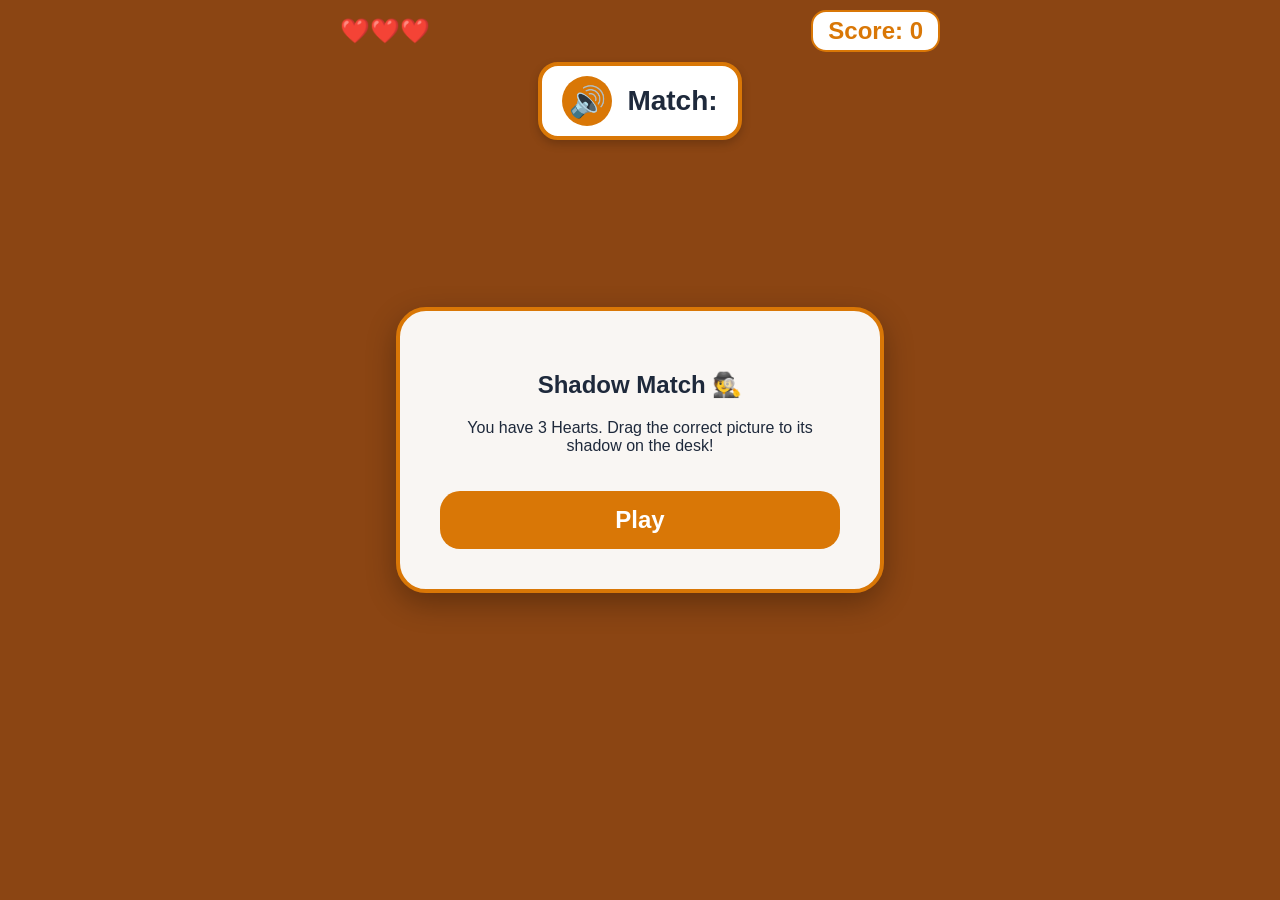
<file: games/game5_shadow_standalone.html>
<!DOCTYPE html>
<html lang="en">
<head>
    <meta charset="UTF-8">
    <meta name="viewport" content="width=device-width, initial-scale=1.0, maximum-scale=1.0, user-scalable=no">
    <title>Game 5: Shadow Match</title>
    <style>
        html, body { width: 100%; height: 100%; margin: 0; padding: 0; overflow: hidden; background-color: #8B4513; font-family: 'Segoe UI', Tahoma, Geneva, Verdana, sans-serif; touch-action: none; }
        canvas { display: block; width: 100%; height: 100%; touch-action: none; }
        #ui { position: absolute; top: 10px; left: 0; width: 100%; text-align: center; color: white; pointer-events: none; display: flex; flex-direction: column; align-items: center; }
        .top-bar { display: flex; justify-content: space-between; width: 90%; max-width: 600px; margin-bottom: 10px; align-items: center; }
        .hearts { font-size: 24px; color: #ef4444; }
        #score { font-size: 24px; font-weight: bold; color: #d97706; background: white; padding: 5px 15px; border-radius: 15px; border: 2px solid #d97706;}
        
        .word-container { background: white; padding: 10px 20px; border-radius: 20px; border: 4px solid #d97706; display: flex; align-items: center; gap: 15px; pointer-events: auto; color: #1e293b; box-shadow: 0 4px 10px rgba(0,0,0,0.2);}
        h1 { margin: 0; font-size: 28px; }
        .speaker { font-size: 30px; cursor: pointer; background: #d97706; border-radius: 50%; width: 50px; height: 50px; display: flex; justify-content: center; align-items: center; transition: 0.2s; color: white; }
        .speaker:active { transform: scale(0.9); }

        .message-overlay {
            position: absolute; top: 50%; left: 50%; transform: translate(-50%, -50%) scale(0.5);
            background: rgba(255,255,255,0.95); border: 4px solid #d97706; padding: 40px; border-radius: 30px;
            text-align: center; color: #1e293b; opacity: 0; pointer-events: none;
            transition: all 0.3s cubic-bezier(0.175, 0.885, 0.32, 1.275); z-index: 100; width: 80%; max-width: 400px;
            box-shadow: 0 10px 30px rgba(0,0,0,0.3);
        }
        .message-overlay.show { opacity: 1; transform: translate(-50%, -50%) scale(1); pointer-events: auto; }
        button { margin-top: 20px; padding: 15px 30px; font-size: 24px; border-radius: 20px; background: #d97706; color: white; border: none; cursor: pointer; width: 100%; font-weight: bold; }
    
        /* Mobile Portrait & Landscape Scaling */
        @media (max-width: 600px) {
            h1 { font-size: 1.5rem !important; }
            .word-container { padding: 5px 10px !important; gap: 8px !important; }
            .speaker { width: 40px !important; height: 40px !important; font-size: 20px !important; }
            .hearts, #score { font-size: 18px !important; }
            #clueImg { width: 50px !important; height: 50px !important; }
            .message-overlay { padding: 20px !important; width: 90% !important; }
            button { font-size: 18px !important; padding: 10px 20px !important; }
        }
        @media (max-height: 600px) and (orientation: landscape) {
            body { overflow-y: auto !important; }
            canvas { height: 100vh !important; }
            #ui { 
                flex-direction: row !important; 
                justify-content: space-evenly !important; 
                top: 2px !important; 
                padding: 0 10px !important;
            }
            .top-bar { width: auto !important; margin-bottom: 0 !important; gap: 15px !important; }
            .word-container { padding: 2px 10px !important; gap: 5px !important; }
            h1 { font-size: 1.2rem !important; }
            .speaker { width: 30px !important; height: 30px !important; font-size: 16px !important; }
            #clueImg { width: 30px !important; height: 30px !important; }
            .message-overlay { padding: 15px !important; transform: translate(-50%, -50%) scale(0.8) !important; }
            .message-overlay.show { transform: translate(-50%, -50%) scale(1) !important; }
            h2 { font-size: 1.5rem !important; margin: 5px 0 !important; }
            p { font-size: 0.9rem !important; margin: 5px 0 !important; }
            button { font-size: 16px !important; padding: 5px 15px !important; margin-top: 5px !important; }
        }

    </style>
</head>
<body>
    <div id="ui">
        <div class="top-bar">
            <div class="hearts" id="heartsDisplay">❤️❤️❤️</div>
            <div id="score">Score: 0</div>
        </div>
        <div class="word-container">
            <div class="speaker" onclick="speakWord()">🔊</div>
            <h1 id="taskTitle">Match: <span id="targetWord" style="color:#d97706"></span></h1>
        </div>
    </div>
    
    <div id="startScreen" class="message-overlay show">
        <h2>Shadow Match 🕵️</h2>
        <p>You have 3 Hearts. Drag the correct picture to its shadow on the desk!</p>
        <button onclick="startGame()">Play</button>
    </div>

    <canvas id="gameCanvas"></canvas>

    <script>
        const b64Assets = {"ape": "[data-uri]", "bone": "[data-uri]", "cane": "[data-uri]", "cape": "[data-uri]", "crane": "[data-uri]", "logo": "[data-uri]", "mane": "[data-uri]", "parrot": "[data-uri]", "plane": "[data-uri]", "rope": "[data-uri]", "shape": "[data-uri]", "smoke": "[data-uri]", "stove": "[data-uri]", "tape": "[data-uri]"};
        const canvas = document.getElementById("gameCanvas");
        const ctx = canvas.getContext("2d");
        
        function resize() { canvas.width = window.innerWidth; canvas.height = window.innerHeight;
            if (window.gameStarted) { const boxSize = Math.min(200, canvas.height * 0.4); shadowBox = { x: (canvas.width - boxSize)/2, y: canvas.height * 0.2, w: boxSize, h: boxSize }; let optSize = Math.min(120, canvas.width * 0.2); let spacing = (canvas.width - (optSize * options.length)) / (options.length + 1); options.forEach((opt, i) => { opt.w = optSize; opt.h = optSize; opt.origX = spacing + i*(optSize+spacing); opt.origY = canvas.height - optSize - 20; if(!draggedItem || draggedItem !== opt) { opt.x = opt.origX; opt.y = opt.origY; } }); } }
        window.addEventListener('resize', resize); resize();

        let bgImg = new Image(); bgImg.src = "[data-uri]";

        let score = 0;
        let lives = 3;
        let isPlaying = false;
        
        const words = ["bone", "stove", "tape", "shape", "crane", "rope", "plane", "cape", "mane", "cane", "smoke"];
        const loadedImages = {};
        words.forEach(w => {
            loadedImages[w] = new Image();
            loadedImages[w].src = b64Assets[w];
        });

        let targetWord = "";
        let options = []; // The draggable images
        let shadowBox = { x: 0, y: 0, w: 200, h: 200 };
        let draggedItem = null;
        let particles = [];
        
        function speakWord() {
            if(!window.speechSynthesis) return;
            const utterance = new SpeechSynthesisUtterance(targetWord);
            utterance.lang = 'en-US'; utterance.rate = 0.8;
            window.speechSynthesis.speak(utterance);
        }

        let audioCtx = null;
        function playSound(type) {
            if(!audioCtx) return;
            const osc = audioCtx.createOscillator(); const gain = audioCtx.createGain();
            osc.connect(gain); gain.connect(audioCtx.destination);
            if(type === 'win') {
                osc.type = 'sine'; osc.frequency.setValueAtTime(500, audioCtx.currentTime); osc.frequency.exponentialRampToValueAtTime(1000, audioCtx.currentTime + 0.1);
                gain.gain.setValueAtTime(0.3, audioCtx.currentTime); gain.gain.exponentialRampToValueAtTime(0.01, audioCtx.currentTime + 0.2);
                osc.start(); osc.stop(audioCtx.currentTime + 0.2);
            } else if(type === 'wrong') {
                osc.type = 'sawtooth'; osc.frequency.setValueAtTime(150, audioCtx.currentTime); osc.frequency.exponentialRampToValueAtTime(80, audioCtx.currentTime + 0.3);
                gain.gain.setValueAtTime(0.5, audioCtx.currentTime); gain.gain.exponentialRampToValueAtTime(0.01, audioCtx.currentTime + 0.3);
                osc.start(); osc.stop(audioCtx.currentTime + 0.3);
            }
        }

        function createExplosion(x, y, color) {
            for(let i=0; i<30; i++) {
                particles.push({x:x, y:y, vx:(Math.random()-0.5)*12, vy:(Math.random()-0.5)*12, life:30, color:color});
            }
        }

        function setupRound() {
            let nextTarget = words[Math.floor(Math.random() * words.length)];
            if(nextTarget === targetWord && words.length > 1) { setupRound(); return; }
            targetWord = nextTarget;
            document.getElementById("targetWord").innerText = targetWord;
            
            // Set shadow in center
            shadowBox.x = canvas.width/2 - shadowBox.w/2;
            shadowBox.y = canvas.height/2 - shadowBox.h/2 - 50;

            // Generate 3 options (1 correct, 2 wrong)
            let wrongWords = words.filter(w => w !== targetWord);
            wrongWords.sort(() => 0.5 - Math.random());
            let roundWords = [targetWord, wrongWords[0], wrongWords[1]];
            roundWords.sort(() => 0.5 - Math.random()); // shuffle

            let optSize = Math.min(120, canvas.width * 0.25);
            let spacing = (canvas.width - (optSize * 3)) / 4;

            options = [];
            for(let i=0; i<3; i++) {
                options.push({
                    word: roundWords[i],
                    x: spacing + i*(optSize+spacing),
                    y: canvas.height - optSize - 20,
                    w: optSize, h: optSize,
                    originalX: spacing + i*(optSize+spacing),
                    originalY: canvas.height - optSize - 20,
                    isDragging: false
                });
            }
            speakWord();
        }

        function updateUI() {
            document.getElementById("score").innerText = "Score: " + score;
            let h = "";
            for(let i=0; i<lives; i++) h += "❤️";
            for(let i=lives; i<3; i++) h += "🖤";
            document.getElementById("heartsDisplay").innerText = h;
        }

        function loseLife() {
            lives--; playSound('wrong'); updateUI();
            if(lives <= 0) {
                isPlaying = false;
                document.getElementById("startScreen").classList.add("show");
                document.getElementById("startScreen").innerHTML = "<h2>Game Over</h2><p>Your Score: "+score+"</p><button onclick='location.reload()'>Restart</button>";
            }
        }

        // Drag and Drop Handlers
        function getPointerPos(e) {
            let rect = canvas.getBoundingClientRect();
            if(e.touches) return { x: e.touches[0].clientX - rect.left, y: e.touches[0].clientY - rect.top };
            return { x: e.clientX - rect.left, y: e.clientY - rect.top };
        }

        function onPointerDown(e) {
            if(!isPlaying) return;
            let pos = getPointerPos(e);
            // Check if we hit an option
            for(let i=options.length-1; i>=0; i--) {
                let opt = options[i];
                if(pos.x > opt.x && pos.x < opt.x + opt.w && pos.y > opt.y && pos.y < opt.y + opt.h) {
                    draggedItem = opt;
                    opt.isDragging = true;
                    // Bring to front
                    options.splice(i, 1);
                    options.push(opt);
                    break;
                }
            }
        }

        function onPointerMove(e) {
            if(draggedItem) {
                let pos = getPointerPos(e);
                draggedItem.x = pos.x - draggedItem.w/2;
                draggedItem.y = pos.y - draggedItem.h/2;
            }
        }

        function onPointerUp(e) {
            if(draggedItem) {
                // Check if dropped on shadow
                let centerX = draggedItem.x + draggedItem.w/2;
                let centerY = draggedItem.y + draggedItem.h/2;
                
                if(centerX > shadowBox.x && centerX < shadowBox.x + shadowBox.w && 
                   centerY > shadowBox.y && centerY < shadowBox.y + shadowBox.h) {
                    // Dropped in target area
                    if(draggedItem.word === targetWord) {
                        // Correct!
                        playSound('win');
                        createExplosion(shadowBox.x + shadowBox.w/2, shadowBox.y + shadowBox.h/2, "#f59e0b");
                        score += 10; updateUI();
                        setTimeout(setupRound, 500); // slight delay before next round
                    } else {
                        // Wrong!
                        playSound('wrong');
                        createExplosion(shadowBox.x + shadowBox.w/2, shadowBox.y + shadowBox.h/2, "#ef4444");
                        loseLife();
                        // Snap back
                        draggedItem.x = draggedItem.originalX;
                        draggedItem.y = draggedItem.originalY;
                    }
                } else {
                    // Snap back
                    draggedItem.x = draggedItem.originalX;
                    draggedItem.y = draggedItem.originalY;
                }
                draggedItem.isDragging = false;
                draggedItem = null;
            }
        }

        window.addEventListener("mousedown", onPointerDown);
        window.addEventListener("mousemove", onPointerMove);
        window.addEventListener("mouseup", onPointerUp);
        window.addEventListener("touchstart", (e) => { if(e.target === canvas) { e.preventDefault(); onPointerDown(e); } }, {passive: false});
        window.addEventListener("touchmove", (e) => { if(e.target === canvas) { e.preventDefault(); onPointerMove(e); } }, {passive: false});
        window.addEventListener("touchend", (e) => { if(e.target === canvas) { e.preventDefault(); onPointerUp(e); } }, {passive: false});

        window.startGame = function() { window.gameStarted = true; resize();
            document.getElementById("startScreen").classList.remove("show");
            if(!audioCtx) audioCtx = new (window.AudioContext || window.webkitAudioContext)();
            if(audioCtx.state === 'suspended') audioCtx.resume();
            
            score = 0; lives = 3; 
            isPlaying = true;
            setupRound();
            updateUI();
            requestAnimationFrame(loop);
        }

        function loop() {
            if(!isPlaying) return;
            
            // Background
            if(bgImg.complete) ctx.drawImage(bgImg, 0, 0, canvas.width, canvas.height);
            else { ctx.fillStyle = "#8B4513"; ctx.fillRect(0, 0, canvas.width, canvas.height); }

            // Draw Shadow Area (Target)
            let shadowImg = loadedImages[targetWord];
            if(shadowImg && shadowImg.complete) {
                ctx.save();
                ctx.filter = "brightness(0%)"; // Magic trick: turn image purely black
                ctx.globalAlpha = 0.5; // Make it look like a shadow
                // Draw rounded clip just in case, but real image acts as its own shape if transparent. 
                // Since our assets are JPGs, they are square. So the shadow will be a black square. Let's make it a nice rounded rect silhouette.
                ctx.beginPath(); ctx.roundRect(shadowBox.x, shadowBox.y, shadowBox.w, shadowBox.h, 20); ctx.fill();
                ctx.clip();
                ctx.drawImage(shadowImg, shadowBox.x, shadowBox.y, shadowBox.w, shadowBox.h);
                ctx.restore();
                
                // Add a glowing dashed border to indicate where to drop
                ctx.strokeStyle = "rgba(255, 255, 255, 0.8)";
                ctx.lineWidth = 4;
                ctx.setLineDash([15, 15]);
                ctx.beginPath(); ctx.roundRect(shadowBox.x - 10, shadowBox.y - 10, shadowBox.w + 20, shadowBox.h + 20, 20); ctx.stroke();
                ctx.setLineDash([]);
            }

            // Draw Options (Draggable Items)
            // Draw a shelf for them
            ctx.fillStyle = "rgba(0,0,0,0.5)";
            let optSize = options.length > 0 ? options[0].h : 120;
            ctx.fillRect(0, canvas.height - optSize - 40, canvas.width, optSize + 40);

            for(let opt of options) {
                let img = loadedImages[opt.word];
                if(img && img.complete) {
                    ctx.save();
                    if(opt.isDragging) {
                        ctx.shadowColor = "rgba(0,0,0,0.5)";
                        ctx.shadowBlur = 20;
                        ctx.scale(1.1, 1.1);
                        ctx.translate(opt.x - opt.x*0.1, opt.y - opt.y*0.1);
                    } else {
                        ctx.translate(opt.x, opt.y);
                    }
                    
                    // Add white border/polaroid effect to options
                    ctx.fillStyle = "white";
                    ctx.fillRect(-10, -10, opt.w + 20, opt.h + 20);
                    ctx.drawImage(img, 0, 0, opt.w, opt.h);
                    
                    ctx.restore();
                }
            }

            // Particles
            for(let i=particles.length-1; i>=0; i--) {
                let p = particles[i];
                p.x += p.vx; p.y += p.vy; p.life--;
                ctx.fillStyle = p.color; ctx.globalAlpha = p.life / 30;
                ctx.beginPath(); ctx.arc(p.x, p.y, 6, 0, Math.PI*2); ctx.fill(); ctx.globalAlpha = 1.0;
                if(p.life <= 0) particles.splice(i, 1);
            }

            requestAnimationFrame(loop);
        }
    </script>
</body>
</html>
</file>
